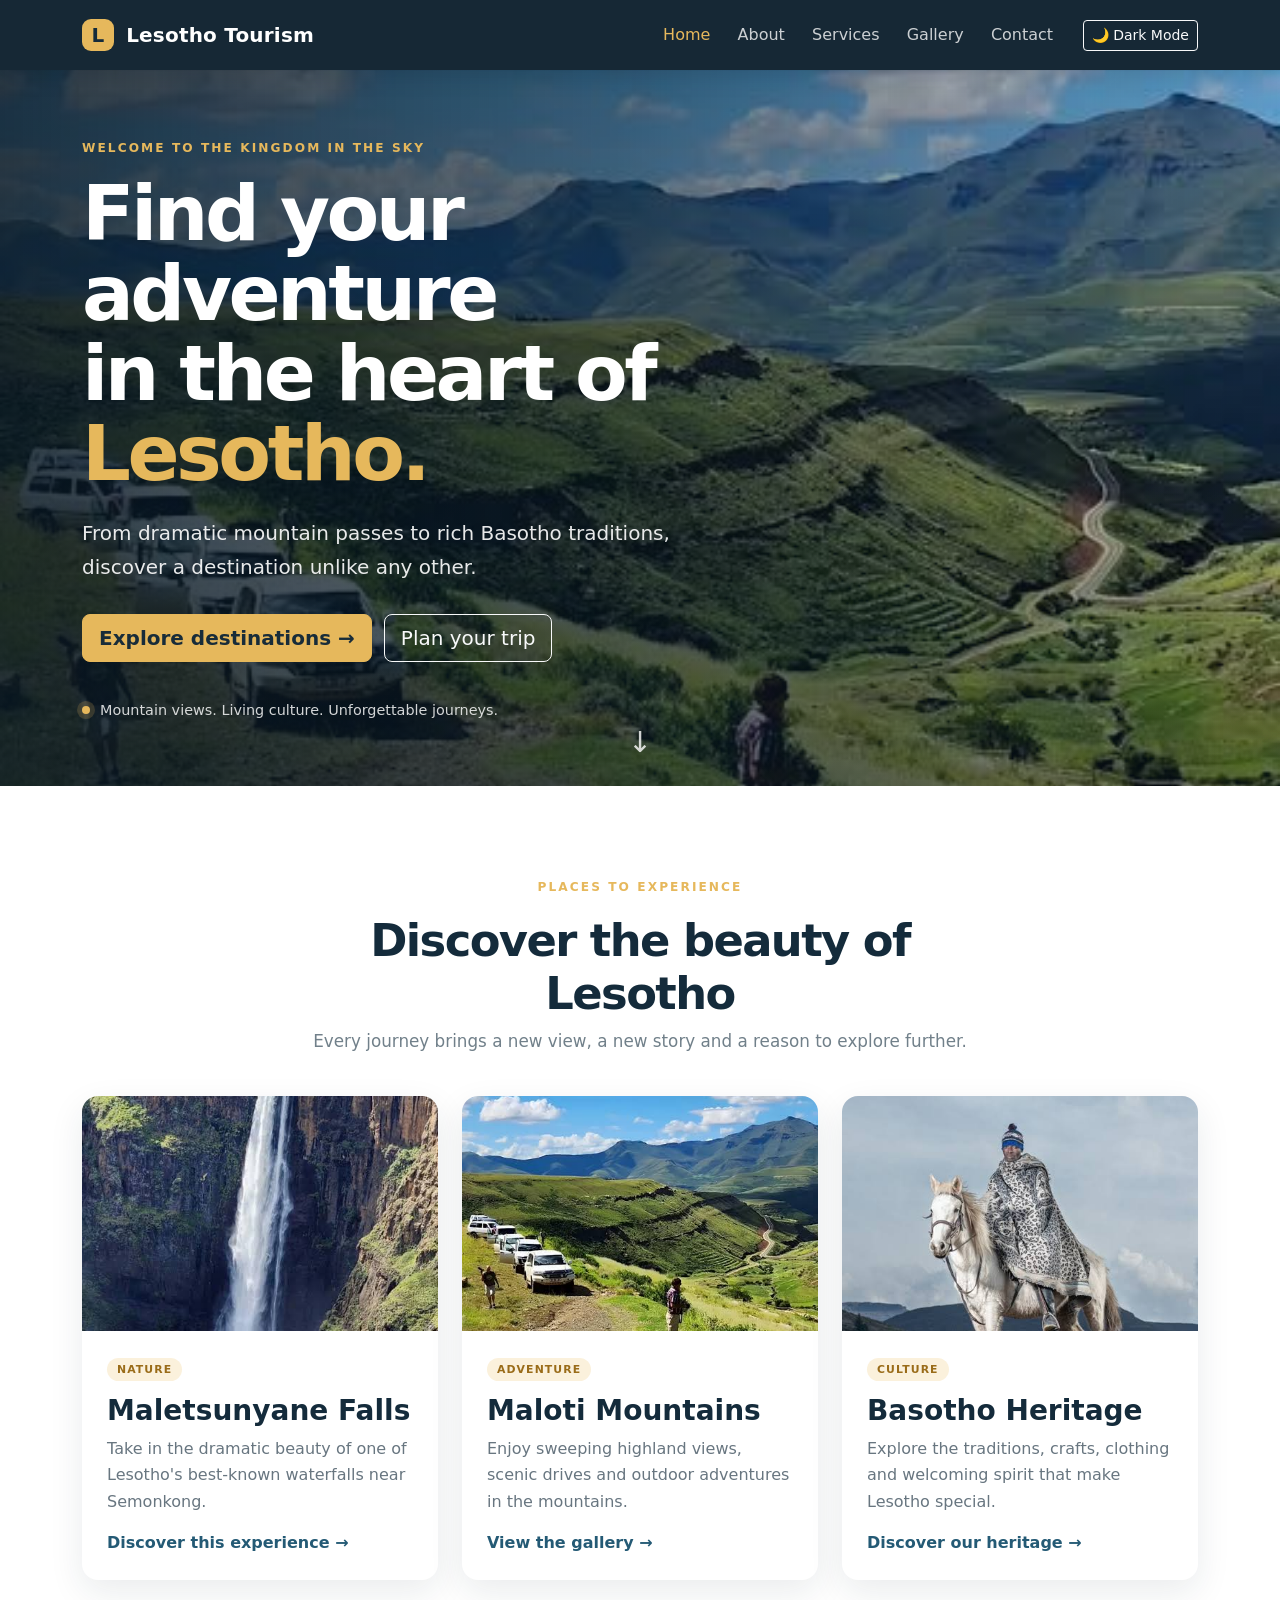
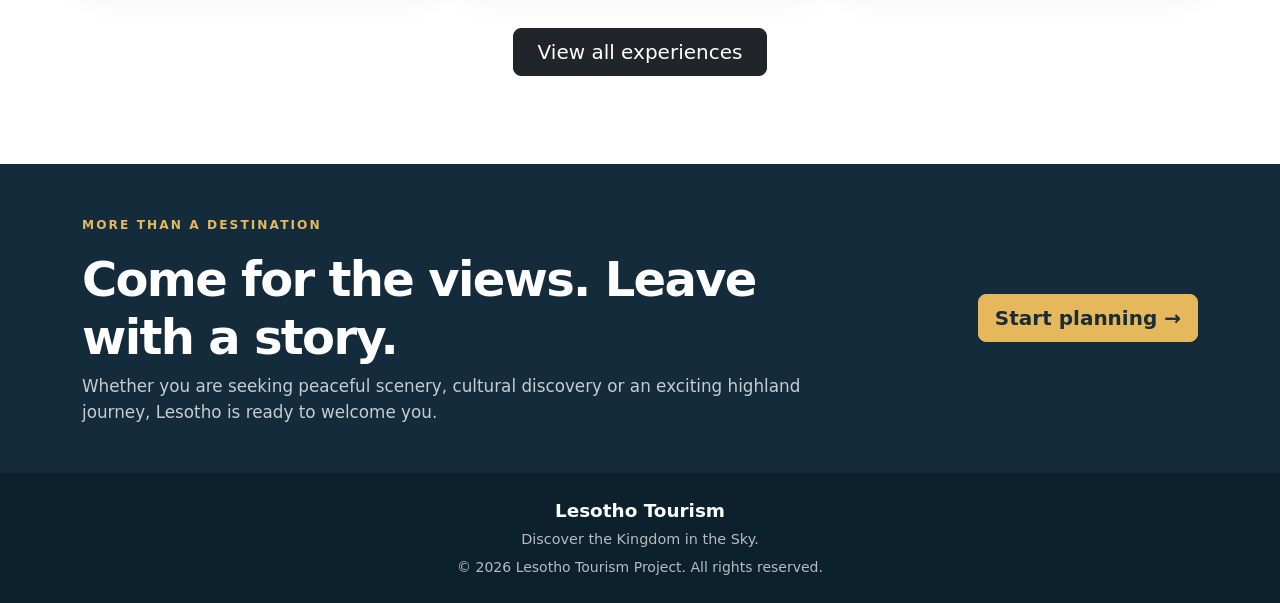
<file: index.html>
<!DOCTYPE html>
<html lang="en" data-bs-theme="light">
<head>
    <meta charset="UTF-8">
    <meta name="viewport" content="width=device-width, initial-scale=1.0">
    <meta name="description" content="Discover Lesotho's mountain scenery, Basotho culture, waterfalls and unforgettable travel experiences.">
    <title>Lesotho Tourism | Discover the Kingdom in the Sky</title>
    <link href="https://cdn.jsdelivr.net/npm/bootstrap@5.3.2/dist/css/bootstrap.min.css" rel="stylesheet">
    <link rel="stylesheet" href="style.css">
</head>
<body>
    <header>
        <nav class="navbar navbar-expand-lg navbar-dark site-navbar fixed-top">
            <div class="container">
                <a class="navbar-brand fw-bold" href="index.html"><span class="brand-mark">L</span> Lesotho Tourism</a>
                <button class="navbar-toggler" type="button" data-bs-toggle="collapse" data-bs-target="#navbarNav" aria-controls="navbarNav" aria-expanded="false" aria-label="Toggle navigation">
                    <span class="navbar-toggler-icon"></span>
                </button>
                <div class="collapse navbar-collapse" id="navbarNav">
                    <ul class="navbar-nav ms-auto align-items-lg-center">
                        <li class="nav-item"><a class="nav-link active" aria-current="page" href="index.html">Home</a></li>
                        <li class="nav-item"><a class="nav-link" href="about.html">About</a></li>
                        <li class="nav-item"><a class="nav-link" href="services.html">Services</a></li>
                        <li class="nav-item"><a class="nav-link" href="gallery.html">Gallery</a></li>
                        <li class="nav-item"><a class="nav-link" href="contact.html">Contact</a></li>
                    </ul>
                    <button id="themeToggle" class="btn btn-outline-light btn-sm ms-lg-3 mt-3 mt-lg-0" type="button">🌙 Dark Mode</button>
                </div>
            </div>
        </nav>
    </header>

    <main>
        <section class="home-hero">
            <div class="container hero-content">
                <span class="hero-eyebrow">WELCOME TO THE KINGDOM IN THE SKY</span>
                <h1>Find your adventure<br>in the heart of <span>Lesotho.</span></h1>
                <p>From dramatic mountain passes to rich Basotho traditions, discover a destination unlike any other.</p>
                <div class="hero-actions">
                    <a href="services.html" class="btn btn-gold btn-lg">Explore destinations <span aria-hidden="true">→</span></a>
                    <a href="contact.html" class="btn btn-outline-light btn-lg">Plan your trip</a>
                </div>
                <div class="hero-note"><span class="hero-dot"></span> Mountain views. Living culture. Unforgettable journeys.</div>
            </div>
            <a class="scroll-cue" href="#discover" aria-label="Scroll to discover">↓</a>
        </section>

        <section class="container section-space">
            <div class="section-heading text-center">
                <span class="section-kicker">PLACES TO EXPERIENCE</span>
                <h2>Discover the beauty of Lesotho</h2>
                <p>Every journey brings a new view, a new story and a reason to explore further.</p>
            </div>
            <div class="row g-4 destination-grid">
                <div class="col-md-4">
                    <article class="card destination-card h-100">
                        <img src="maletsunyane.jpeg" class="card-img-top" alt="Maletsunyane Falls surrounded by the mountains near Semonkong">
                        <div class="card-body"><span class="destination-tag">NATURE</span><h3 class="card-title">Maletsunyane Falls</h3><p class="card-text">Take in the dramatic beauty of one of Lesotho's best-known waterfalls near Semonkong.</p><a href="services.html" class="text-link">Discover this experience <span aria-hidden="true">→</span></a></div>
                    </article>
                </div>
                <div class="col-md-4">
                    <article class="card destination-card h-100">
                        <img src="maluti.jpeg" class="card-img-top" alt="Green mountain scenery and winding highland roads in Lesotho">
                        <div class="card-body"><span class="destination-tag">ADVENTURE</span><h3 class="card-title">Maloti Mountains</h3><p class="card-text">Enjoy sweeping highland views, scenic drives and outdoor adventures in the mountains.</p><a href="gallery.html" class="text-link">View the gallery <span aria-hidden="true">→</span></a></div>
                    </article>
                </div>
                <div class="col-md-4">
                    <article class="card destination-card h-100">
                        <img src="basotho.jpeg" class="card-img-top" alt="Basotho horse riders wearing traditional clothing">
                        <div class="card-body"><span class="destination-tag">CULTURE</span><h3 class="card-title">Basotho Heritage</h3><p class="card-text">Explore the traditions, crafts, clothing and welcoming spirit that make Lesotho special.</p><a href="about.html" class="text-link">Discover our heritage <span aria-hidden="true">→</span></a></div>
                    </article>
                </div>
            </div>
            <div class="text-center mt-5"><a href="services.html" class="btn btn-dark btn-lg px-4">View all experiences</a></div>
        </section>

        <section class="culture-banner">
            <div class="container py-5">
                <div class="row align-items-center g-4">
                    <div class="col-lg-8"><span class="section-kicker text-gold">MORE THAN A DESTINATION</span><h2>Come for the views. Leave with a story.</h2><p class="mb-0">Whether you are seeking peaceful scenery, cultural discovery or an exciting highland journey, Lesotho is ready to welcome you.</p></div>
                    <div class="col-lg-4 text-lg-end"><a href="contact.html" class="btn btn-gold btn-lg">Start planning <span aria-hidden="true">→</span></a></div>
                </div>
            </div>
        </section>
    </main>

    <footer class="site-footer text-center py-4">
        <div class="container"><a class="footer-brand" href="index.html">Lesotho Tourism</a><p class="mb-1">Discover the Kingdom in the Sky.</p><small>© 2026 Lesotho Tourism Project. All rights reserved.</small></div>
    </footer>

    <script src="https://cdn.jsdelivr.net/npm/bootstrap@5.3.2/dist/js/bootstrap.bundle.min.js"></script>
    <script src="script.js"></script>
</body>
</html>
</file>
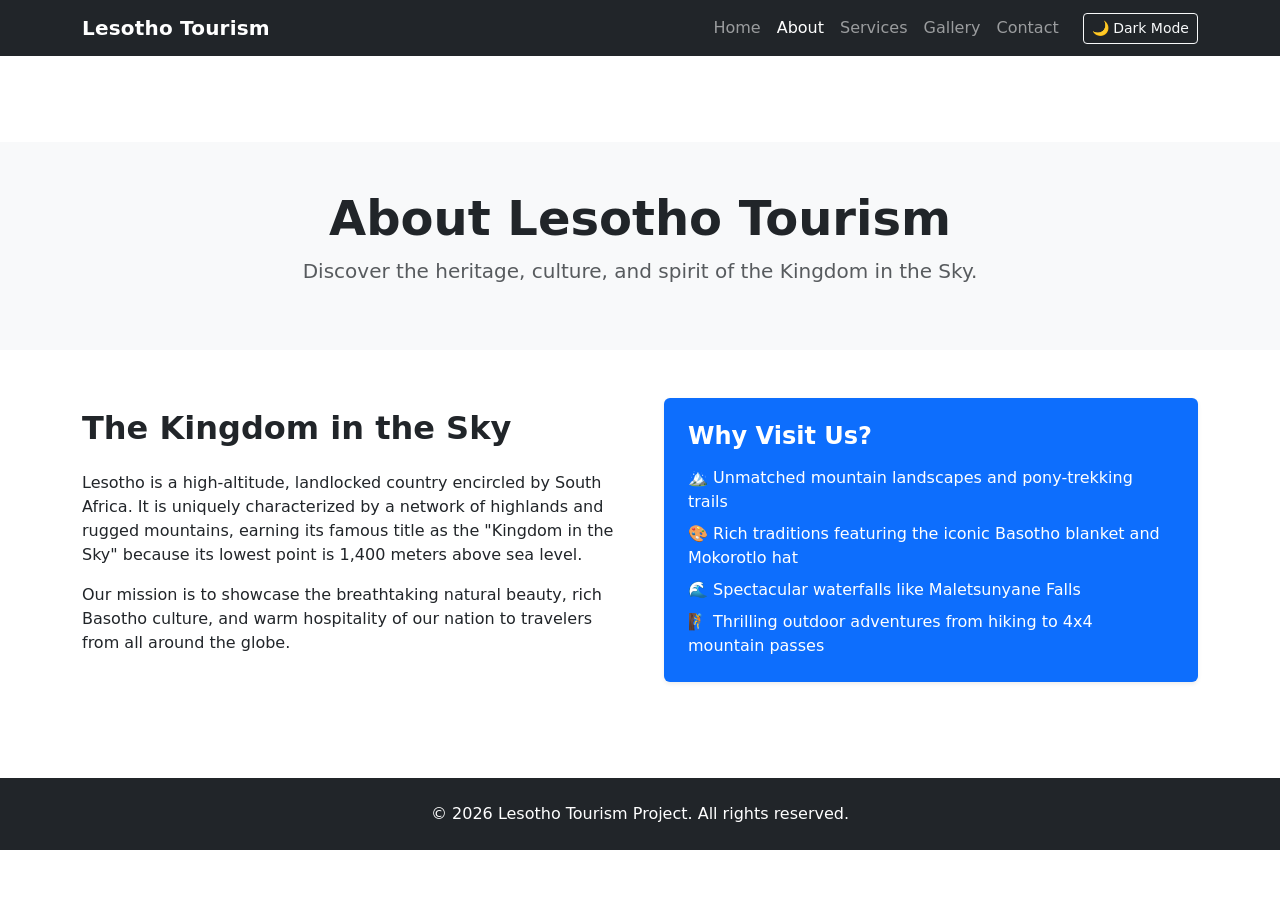
<file: about.html>
<!DOCTYPE html>
<html lang="en" data-bs-theme="light">
<head>
    <meta charset="UTF-8">
    <meta name="viewport" content="width=device-width, initial-scale=1.0">
    <title>About Us - Kingdom of Lesotho Tourism</title>
    <!-- Bootstrap 5 CSS CDN -->
    <link href="https://cdn.jsdelivr.net/npm/bootstrap@5.3.2/dist/css/bootstrap.min.css" rel="stylesheet">
    <!-- Custom CSS -->
    <link rel="stylesheet" href="style.css">
</head>
<body>

    <!-- Header & Navigation -->
    <header>
        <nav class="navbar navbar-expand-lg navbar-dark bg-dark fixed-top">
            <div class="container">
                <a class="navbar-brand fw-bold" href="index.html">Lesotho Tourism</a>
                <button class="navbar-toggler" type="button" data-bs-toggle="collapse" data-bs-target="#navbarNav" aria-controls="navbarNav" aria-expanded="false" aria-label="Toggle navigation">
                    <span class="navbar-toggler-icon"></span>
                </button>
                <div class="collapse navbar-collapse" id="navbarNav">
                    <ul class="navbar-nav ms-auto">
                        <li class="nav-item"><a class="nav-link" href="index.html">Home</a></li>
                        <li class="nav-item"><a class="nav-link active" href="about.html">About</a></li>
                        <li class="nav-item"><a class="nav-link" href="services.html">Services</a></li>
                        <li class="nav-item"><a class="nav-link" href="gallery.html">Gallery</a></li>
                        <li class="nav-item"><a class="nav-link" href="contact.html">Contact</a></li>
                    </ul>
                    <!-- Dark/Light Mode Toggle Button -->
                    <button id="themeToggle" class="btn btn-outline-light ms-3 btn-sm">🌙 Dark Mode</button>
                </div>
            </div>
        </nav>
    </header>

    <!-- Main Content Area -->
    <main class="mt-5 pt-4">
        
        <!-- Page Title Section -->
        <section class="py-5 bg-light text-center">
            <div class="container">
                <h1 class="fw-bold display-5">About Lesotho Tourism</h1>
                <p class="lead text-muted">Discover the heritage, culture, and spirit of the Kingdom in the Sky.</p>
            </div>
        </section>

        <!-- About Content Section -->
        <section class="container py-5">
            <div class="row align-items-center g-5">
                <div class="col-lg-6">
                    <h2 class="fw-bold mb-4">The Kingdom in the Sky</h2>
                    <p>Lesotho is a high-altitude, landlocked country encircled by South Africa. It is uniquely characterized by a network of highlands and rugged mountains, earning its famous title as the "Kingdom in the Sky" because its lowest point is 1,400 meters above sea level.</p>
                    <p>Our mission is to showcase the breathtaking natural beauty, rich Basotho culture, and warm hospitality of our nation to travelers from all around the globe.</p>
                </div>
                <div class="col-lg-6">
                    <div class="p-4 bg-primary text-white rounded shadow-sm">
                        <h3 class="h4 fw-bold mb-3">Why Visit Us?</h3>
                        <ul class="list-unstyled mb-0">
                            <li class="mb-2">🏔️ Unmatched mountain landscapes and pony-trekking trails</li>
                            <li class="mb-2">🎨 Rich traditions featuring the iconic Basotho blanket and Mokorotlo hat</li>
                            <li class="mb-2">🌊 Spectacular waterfalls like Maletsunyane Falls</li>
                            <li class="mb-0">🧗 Thrilling outdoor adventures from hiking to 4x4 mountain passes</li>
                        </ul>
                    </div>
                </div>
            </div>
        </section>

    </main>

    <!-- Footer -->
    <footer class="bg-dark text-white text-center py-4 mt-5">
        <div class="container">
            <p class="mb-0">&copy; 2026 Lesotho Tourism Project. All rights reserved.</p>
        </div>
    </footer>

    <!-- Bootstrap 5 JS Bundle CDN -->
    <script src="https://cdn.jsdelivr.net/npm/bootstrap@5.3.2/dist/js/bootstrap.bundle.min.js"></script>
    <!-- Custom JavaScript (Handles Theme Toggle globally across pages) -->
    <script src="script.js"></script>
</body>
</html>
</file>
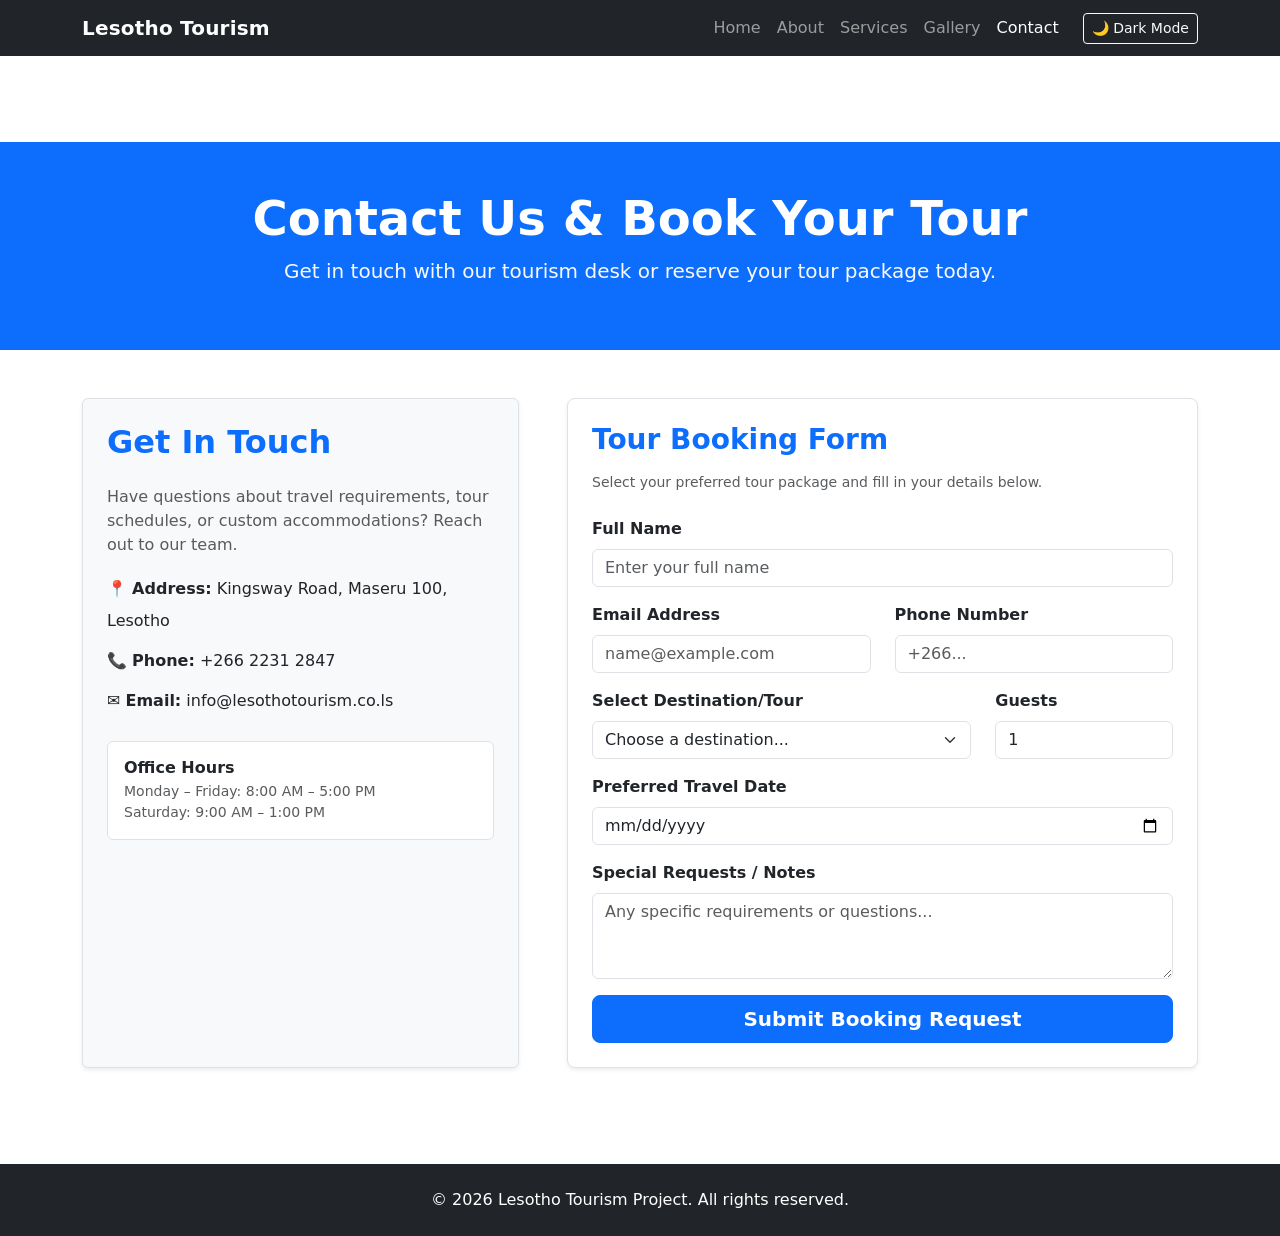
<file: contact.html>
<!DOCTYPE html>
<html lang="en" data-bs-theme="light">
<head>
    <meta charset="UTF-8">
    <meta name="viewport" content="width=device-width, initial-scale=1.0">
    <title>Contact & Booking - Kingdom of Lesotho Tourism</title>
    <!-- Bootstrap 5 CSS CDN -->
    <link href="https://cdn.jsdelivr.net/npm/bootstrap@5.3.2/dist/css/bootstrap.min.css" rel="stylesheet">
    <!-- Custom CSS -->
    <link rel="stylesheet" href="style.css">
</head>
<body>

    <!-- Header & Navigation -->
    <header>
        <nav class="navbar navbar-expand-lg navbar-dark bg-dark fixed-top">
            <div class="container">
                <a class="navbar-brand fw-bold" href="index.html">Lesotho Tourism</a>
                <button class="navbar-toggler" type="button" data-bs-toggle="collapse" data-bs-target="#navbarNav" aria-controls="navbarNav" aria-expanded="false" aria-label="Toggle navigation">
                    <span class="navbar-toggler-icon"></span>
                </button>
                <div class="collapse navbar-collapse" id="navbarNav">
                    <ul class="navbar-nav ms-auto">
                        <li class="nav-item"><a class="nav-link" href="index.html">Home</a></li>
                        <li class="nav-item"><a class="nav-link" href="about.html">About</a></li>
                        <li class="nav-item"><a class="nav-link" href="services.html">Services</a></li>
                        <li class="nav-item"><a class="nav-link" href="gallery.html">Gallery</a></li>
                        <li class="nav-item"><a class="nav-link active" href="contact.html">Contact</a></li>
                    </ul>
                    <!-- Dark/Light Mode Toggle Button -->
                    <button id="themeToggle" class="btn btn-outline-light ms-3 btn-sm">🌙 Dark Mode</button>
                </div>
            </div>
        </nav>
    </header>

    <!-- Main Content Area -->
    <main class="mt-5 pt-4">
        
        <!-- Page Header -->
        <section class="py-5 bg-primary text-white text-center">
            <div class="container">
                <h1 class="fw-bold display-5">Contact Us & Book Your Tour</h1>
                <p class="lead text-light">Get in touch with our tourism desk or reserve your tour package today.</p>
            </div>
        </section>

        <!-- Form Section -->
        <section class="container py-5">
            <div class="row g-5">
                
                <!-- Contact Information Column -->
                <div class="col-lg-5">
                    <div class="p-4 bg-light border rounded shadow-sm h-100">
                        <h2 class="fw-bold mb-4 text-primary">Get In Touch</h2>
                        <p class="text-muted">Have questions about travel requirements, tour schedules, or custom accommodations? Reach out to our team.</p>
                        <ul class="list-unstyled lh-lg mb-4">
                            <li class="mb-2">📍 <strong>Address:</strong> Kingsway Road, Maseru 100, Lesotho</li>
                            <li class="mb-2">📞 <strong>Phone:</strong> +266 2231 2847</li>
                            <li class="mb-2">✉️ <strong>Email:</strong> info@lesothotourism.co.ls</li>
                        </ul>
                        <div class="p-3 bg-white border rounded">
                            <h5 class="h6 fw-bold text-dark mb-1">Office Hours</h5>
                            <p class="small text-muted mb-0">Monday – Friday: 8:00 AM – 5:00 PM<br>Saturday: 9:00 AM – 1:00 PM</p>
                        </div>
                    </div>
                </div>

                <!-- Interactive Booking Form Column -->
                <div class="col-lg-7">
                    <div class="card shadow-sm p-4 border rounded-3">
                        <h3 class="fw-bold mb-3 text-primary">Tour Booking Form</h3>
                        <p class="text-muted small mb-4">Select your preferred tour package and fill in your details below.</p>
                        
                        <!-- Success Alert Message -->
                        <div id="formAlert" class="alert alert-success d-none" role="alert">
                            Your booking request has been submitted successfully! We will contact you soon.
                        </div>

                        <form id="bookingForm" novalidate>
                            <div class="mb-3">
                                <label for="fullName" class="form-label fw-semibold">Full Name</label>
                                <input type="text" class="form-control" id="fullName" placeholder="Enter your full name" required>
                                <div class="invalid-feedback">Please enter your full name.</div>
                            </div>

                            <div class="row">
                                <div class="col-md-6 mb-3">
                                    <label for="userEmail" class="form-label fw-semibold">Email Address</label>
                                    <input type="email" class="form-control" id="userEmail" placeholder="name@example.com" required>
                                    <div class="invalid-feedback">Please provide a valid email.</div>
                                </div>
                                <div class="col-md-6 mb-3">
                                    <label for="userPhone" class="form-label fw-semibold">Phone Number</label>
                                    <input type="tel" class="form-control" id="userPhone" placeholder="+266..." required>
                                    <div class="invalid-feedback">Please provide a phone number.</div>
                                </div>
                            </div>

                            <div class="row">
                                <div class="col-md-8 mb-3">
                                    <label for="tourSelect" class="form-label fw-semibold">Select Destination/Tour</label>
                                    <select class="form-select" id="tourSelect" required>
                                        <option value="" selected disabled>Choose a destination...</option>
                                        <option value="Sani Pass 4x4 Adventure">Sani Pass 4x4 Adventure (M 1,200)</option>
                                        <option value="Maletsunyane Falls Abseil">Maletsunyane Falls Abseil (M 1,500)</option>
                                        <option value="Thaba Bosiu Cultural Tour">Thaba Bosiu Cultural Tour (M 600)</option>
                                        <option value="Pony Trekking Experience">Pony Trekking Experience (M 800)</option>
                                        <option value="Katse Dam Tour">Katse Dam & Highlands Tour (M 1,100)</option>
                                    </select>
                                    <div class="invalid-feedback">Please select a tour option.</div>
                                </div>
                                <div class="col-md-4 mb-3">
                                    <label for="guestCount" class="form-label fw-semibold">Guests</label>
                                    <input type="number" class="form-control" id="guestCount" min="1" value="1" required>
                                    <div class="invalid-feedback">Enter guest count.</div>
                                </div>
                            </div>

                            <div class="mb-3">
                                <label for="travelDate" class="form-label fw-semibold">Preferred Travel Date</label>
                                <input type="date" class="form-control" id="travelDate" required>
                                <div class="invalid-feedback">Please select a date.</div>
                            </div>

                            <div class="mb-3">
                                <label for="specialRequests" class="form-label fw-semibold">Special Requests / Notes</label>
                                <textarea class="form-control" id="specialRequests" rows="3" placeholder="Any specific requirements or questions..."></textarea>
                            </div>

                            <button type="submit" class="btn btn-primary btn-lg w-100 fw-bold">Submit Booking Request</button>
                        </form>
                    </div>
                </div>

            </div>
        </section>

    </main>

    <!-- Footer -->
    <footer class="bg-dark text-white text-center py-4 mt-5">
        <div class="container">
            <p class="mb-0">&copy; 2026 Lesotho Tourism Project. All rights reserved.</p>
        </div>
    </footer>

    <!-- Bootstrap 5 JS Bundle CDN -->
    <script src="https://cdn.jsdelivr.net/npm/bootstrap@5.3.2/dist/js/bootstrap.bundle.min.js"></script>
    <!-- Custom JavaScript -->
    <script src="script.js"></script>
</body>
</html>
</file>
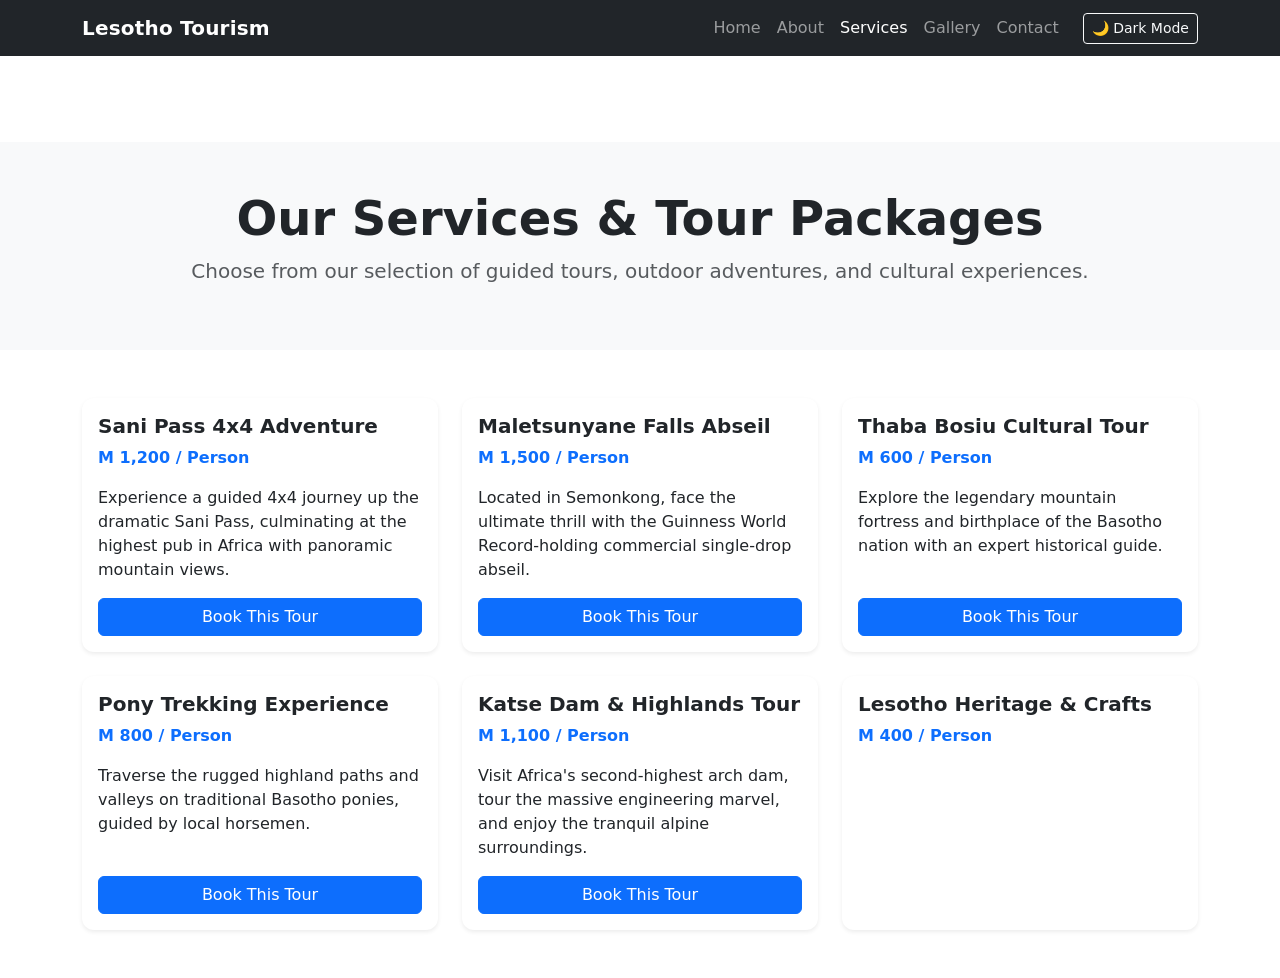
<file: services.html>
<!DOCTYPE html>
<html lang="en" data-bs-theme="light">
<head>
    <meta charset="UTF-8">
    <meta name="viewport" content="width=device-width, initial-scale=1.0">
    <title>Services & Destinations - Kingdom of Lesotho Tourism</title>
    <!-- Bootstrap 5 CSS CDN -->
    <link href="https://cdn.jsdelivr.net/npm/bootstrap@5.3.2/dist/css/bootstrap.min.css" rel="stylesheet">
    <!-- Custom CSS -->
    <link rel="stylesheet" href="style.css">
</head>
<body>

    <!-- Header & Navigation -->
    <header>
        <nav class="navbar navbar-expand-lg navbar-dark bg-dark fixed-top">
            <div class="container">
                <a class="navbar-brand fw-bold" href="index.html">Lesotho Tourism</a>
                <button class="navbar-toggler" type="button" data-bs-toggle="collapse" data-bs-target="#navbarNav" aria-controls="navbarNav" aria-expanded="false" aria-label="Toggle navigation">
                    <span class="navbar-toggler-icon"></span>
                </button>
                <div class="collapse navbar-collapse" id="navbarNav">
                    <ul class="navbar-nav ms-auto">
                        <li class="nav-item"><a class="nav-link" href="index.html">Home</a></li>
                        <li class="nav-item"><a class="nav-link" href="about.html">About</a></li>
                        <li class="nav-item"><a class="nav-link active" href="services.html">Services</a></li>
                        <li class="nav-item"><a class="nav-link" href="gallery.html">Gallery</a></li>
                        <li class="nav-item"><a class="nav-link" href="contact.html">Contact</a></li>
                    </ul>
                    <!-- Dark/Light Mode Toggle Button -->
                    <button id="themeToggle" class="btn btn-outline-light ms-3 btn-sm">🌙 Dark Mode</button>
                </div>
            </div>
        </nav>
    </header>

    <!-- Main Content Area -->
    <main class="mt-5 pt-4">
        
        <!-- Page Header -->
        <section class="py-5 bg-light text-center">
            <div class="container">
                <h1 class="fw-bold display-5">Our Services & Tour Packages</h1>
                <p class="lead text-muted">Choose from our selection of guided tours, outdoor adventures, and cultural experiences.</p>
            </div>
        </section>

        <!-- Services/Products Grid Section -->
        <section class="container py-5">
            <div class="row g-4">
                
                <!-- Service 1 -->
                <div class="col-md-4">
                    <div class="card h-100 shadow-sm custom-card">
                        <div class="card-body d-flex flex-column">
                            <h3 class="card-title h5 fw-bold">Sani Pass 4x4 Adventure</h3>
                            <p class="text-primary fw-bold">M 1,200 / Person</p>
                            <p class="card-text">Experience a guided 4x4 journey up the dramatic Sani Pass, culminating at the highest pub in Africa with panoramic mountain views.</p>
                            <a href="contact.html" class="btn btn-primary mt-auto">Book This Tour</a>
                        </div>
                    </div>
                </div>

                <!-- Service 2 -->
                <div class="col-md-4">
                    <div class="card h-100 shadow-sm custom-card">
                        <div class="card-body d-flex flex-column">
                            <h3 class="card-title h5 fw-bold">Maletsunyane Falls Abseil</h3>
                            <p class="text-primary fw-bold">M 1,500 / Person</p>
                            <p class="card-text">Located in Semonkong, face the ultimate thrill with the Guinness World Record-holding commercial single-drop abseil.</p>
                            <a href="contact.html" class="btn btn-primary mt-auto">Book This Tour</a>
                        </div>
                    </div>
                </div>

                <!-- Service 3 -->
                <div class="col-md-4">
                    <div class="card h-100 shadow-sm custom-card">
                        <div class="card-body d-flex flex-column">
                            <h3 class="card-title h5 fw-bold">Thaba Bosiu Cultural Tour</h3>
                            <p class="text-primary fw-bold">M 600 / Person</p>
                            <p class="card-text">Explore the legendary mountain fortress and birthplace of the Basotho nation with an expert historical guide.</p>
                            <a href="contact.html" class="btn btn-primary mt-auto">Book This Tour</a>
                        </div>
                    </div>
                </div>

                <!-- Service 4 -->
                <div class="col-md-4">
                    <div class="card h-100 shadow-sm custom-card">
                        <div class="card-body d-flex flex-column">
                            <h3 class="card-title h5 fw-bold">Pony Trekking Experience</h3>
                            <p class="text-primary fw-bold">M 800 / Person</p>
                            <p class="card-text">Traverse the rugged highland paths and valleys on traditional Basotho ponies, guided by local horsemen.</p>
                            <a href="contact.html" class="btn btn-primary mt-auto">Book This Tour</a>
                        </div>
                    </div>
                </div>

                <!-- Service 5 -->
                <div class="col-md-4">
                    <div class="card h-100 shadow-sm custom-card">
                        <div class="card-body d-flex flex-column">
                            <h3 class="card-title h5 fw-bold">Katse Dam & Highlands Tour</h3>
                            <p class="text-primary fw-bold">M 1,100 / Person</p>
                            <p class="card-text">Visit Africa's second-highest arch dam, tour the massive engineering marvel, and enjoy the tranquil alpine surroundings.</p>
                            <a href="contact.html" class="btn btn-primary mt-auto">Book This Tour</a>
                        </div>
                    </div>
                </div>

                <!-- Service 6 -->
                <div class="col-md-4">
                    <div class="card h-100 shadow-sm custom-card">
                        <div class="card-body d-flex flex-column">
                            <h3 class="card-title h5 fw-bold">Lesotho Heritage & Crafts</h3>
                            <p class="text-primary fw-bold">M 400 / Person</p>
                            <p class="
</file>
<file: style.css>
:root {
    --lesotho-navy: #142b3b;
    --lesotho-blue: #244f67;
    --lesotho-gold: #e6b85c;
    --lesotho-cream: #f7f5ef;
}

html { scroll-behavior: smooth; }
body { padding-top: 70px; }
.site-navbar { background: rgba(15, 34, 47, .97); box-shadow: 0 5px 24px rgba(0,0,0,.12); min-height: 70px; }
.navbar-brand { letter-spacing: .2px; }
.brand-mark { display: inline-grid; place-items: center; width: 32px; height: 32px; margin-right: 5px; border-radius: 9px; color: var(--lesotho-navy); background: var(--lesotho-gold); font-weight: 800; }
.site-navbar .nav-link { color: rgba(255,255,255,.78); padding-left: .85rem !important; padding-right: .85rem !important; transition: color .2s ease; }
.site-navbar .nav-link:hover, .site-navbar .nav-link.active { color: var(--lesotho-gold); }

.home-hero {
    min-height: 690px;
    display: flex;
    align-items: center;
    position: relative;
    color: #fff;
    background-image: linear-gradient(90deg, rgba(8,24,36,.84) 0%, rgba(8,24,36,.58) 48%, rgba(8,24,36,.16) 100%), linear-gradient(0deg, rgba(8,24,36,.35), transparent 45%), url("maluti.jpeg");
    background-size: cover;
    background-position: center 48%;
}
.hero-content { position: relative; z-index: 1; padding-top: 65px; padding-bottom: 65px; }
.hero-eyebrow, .section-kicker { display: inline-block; color: var(--lesotho-gold); font-size: .76rem; font-weight: 800; letter-spacing: .17em; margin-bottom: 17px; }
.home-hero h1 { max-width: 780px; font-size: clamp(2.8rem, 6vw, 5.4rem); font-weight: 800; line-height: 1.04; letter-spacing: -.045em; margin-bottom: 22px; }
.home-hero h1 span { color: var(--lesotho-gold); }
.home-hero p { max-width: 590px; color: rgba(255,255,255,.9); font-size: clamp(1.05rem, 2vw, 1.25rem); line-height: 1.7; }
.hero-actions { display: flex; flex-wrap: wrap; gap: 12px; margin-top: 30px; }
.btn-gold { background: var(--lesotho-gold); color: #182c39; border: 1px solid var(--lesotho-gold); font-weight: 750; }
.btn-gold:hover { background: #f0ca7d; border-color: #f0ca7d; color: #142b3b; transform: translateY(-2px); }
.hero-note { display: flex; align-items: center; gap: 10px; margin-top: 38px; color: rgba(255,255,255,.82); font-size: .9rem; }
.hero-dot { width: 8px; height: 8px; border-radius: 50%; background: var(--lesotho-gold); box-shadow: 0 0 0 5px rgba(230,184,92,.18); }
.scroll-cue { position: absolute; bottom: 22px; left: 50%; transform: translateX(-50%); color: #fff; font-size: 1.8rem; text-decoration: none; opacity: .8; }
.welcome-strip { background: var(--lesotho-cream); color: #203644; }
.welcome-item { display: flex; justify-content: center; align-items: center; gap: 13px; text-align: left; }
.welcome-item > span { font-size: 1.8rem; }
.welcome-item strong, .welcome-item small { display: block; }
.welcome-item strong { font-size: .98rem; }
.welcome-item small { color: #687680; font-size: .82rem; margin-top: 2px; }
.section-space { padding-top: 88px; padding-bottom: 88px; }
.section-heading { max-width: 690px; margin: 0 auto 42px; }
.section-heading h2 { color: var(--lesotho-navy); font-size: clamp(2rem, 4vw, 2.8rem); font-weight: 800; letter-spacing: -.035em; }
.section-heading p { color: #71808a; font-size: 1.05rem; }
.destination-card { overflow: hidden; border: 0; border-radius: 16px; box-shadow: 0 12px 35px rgba(20,43,59,.09); transition: transform .25s ease, box-shadow .25s ease; }
.destination-card:hover { transform: translateY(-7px); box-shadow: 0 18px 42px rgba(20,43,59,.16); }
.destination-card .card-img-top { height: 235px; object-fit: cover; }
.destination-card .card-body { padding: 25px; }
.destination-tag { color: #9a6c19; background: #fbf1dc; border-radius: 30px; padding: 5px 10px; font-size: .68rem; font-weight: 800; letter-spacing: .1em; }
.destination-card .card-title { color: var(--lesotho-navy); font-weight: 800; margin-top: 14px; }
.destination-card .card-text { color: #687680; line-height: 1.65; }
.text-link { color: #245a75; font-weight: 750; text-decoration: none; }
.text-link:hover { color: #a87822; }
.culture-banner { background: var(--lesotho-navy); color: #fff; }
.culture-banner h2 { font-size: clamp(2rem, 4vw, 3rem); font-weight: 800; letter-spacing: -.035em; }
.culture-banner p { color: rgba(255,255,255,.76); font-size: 1.05rem; max-width: 720px; }
.text-gold { color: var(--lesotho-gold); }
.site-footer { background: #0d202d; color: rgba(255,255,255,.7); }
.footer-brand { color: #fff; font-weight: 800; font-size: 1.15rem; text-decoration: none; }
.site-footer p { font-size: .9rem; margin-top: 5px; }

/* Existing gallery styles */
.carousel-img { height: 450px; object-fit: cover; }
.gallery-preview { height: 220px; width: 100%; object-fit: cover; cursor: pointer; transition: filter .3s ease, transform .3s ease; }
.gallery-preview:hover { filter: brightness(.9); transform: scale(1.015); }
.custom-card { border: 0; border-radius: 12px; overflow: hidden; transition: transform .2s ease, box-shadow .2s ease; }
.custom-card:hover { transform: translateY(-4px); box-shadow: 0 12px 28px rgba(0,0,0,.12) !important; }

@media (max-width: 767.98px) {
    body { padding-top: 66px; }
    .home-hero { min-height: 620px; background-position: 58% center; }
    .home-hero h1 { font-size: clamp(2.65rem, 12vw, 4rem); }
    .hero-actions .btn { width: 100%; }
    .welcome-item { justify-content: flex-start; max-width: 240px; margin: 0 auto; }
    .section-space { padding-top: 65px; padding-bottom: 65px; }
    .destination-card .card-img-top { height: 220px; }
    .carousel-img { height: 280px; }
}

html[data-bs-theme="dark"] .welcome-strip { background: #182a35; color: #f4f1e9; }
html[data-bs-theme="dark"] .welcome-item small { color: #bdc8ce; }
html[data-bs-theme="dark"] .section-heading h2, html[data-bs-theme="dark"] .destination-card .card-title { color: #f1f4f5; }
html[data-bs-theme="dark"] .section-heading p, html[data-bs-theme="dark"] .destination-card .card-text { color: #c0cbd1; }
html[data-bs-theme="dark"] .destination-card { background: #203541; }
html[data-bs-theme="dark"] .text-link { color: #f0c56f; }
</file>
